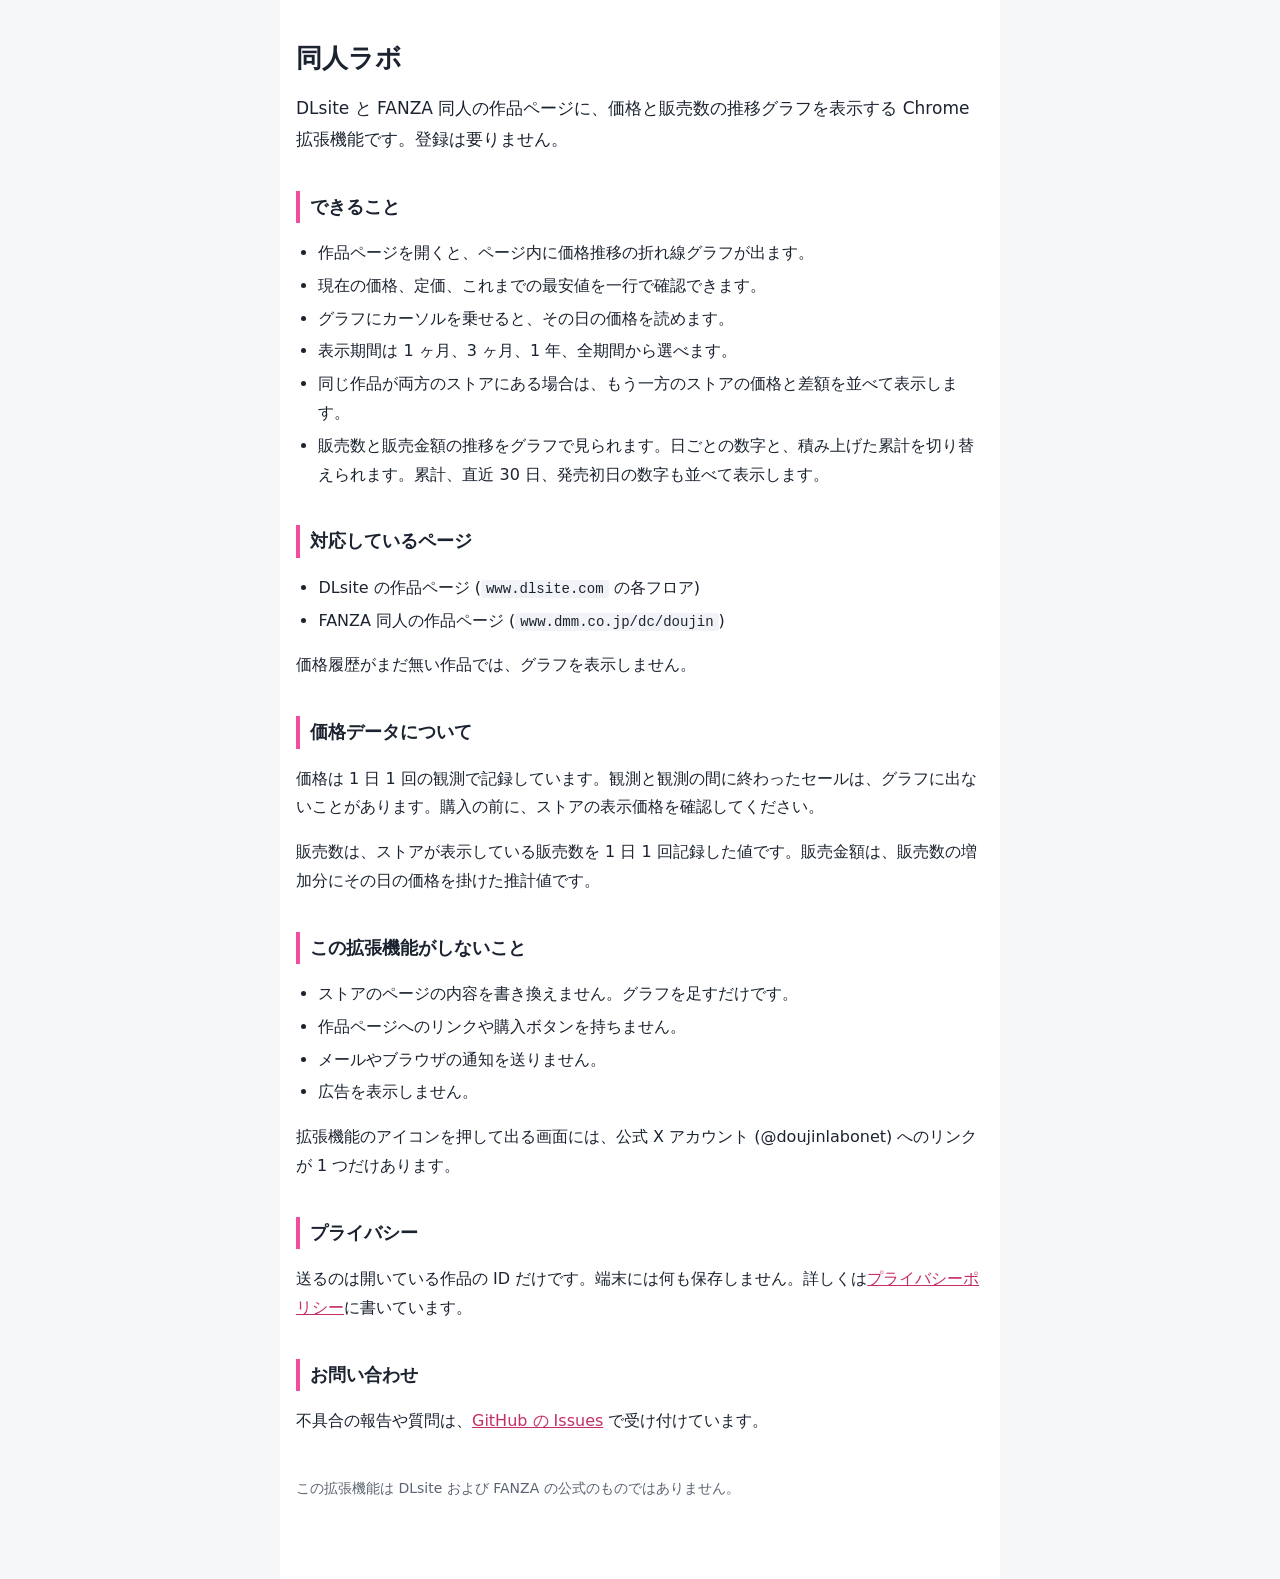
<file: index.html>
<!doctype html>
<html lang="ja">
<head>
<meta charset="utf-8">
<meta name="viewport" content="width=device-width, initial-scale=1">
<title>同人ラボ | DLsite・FANZA の価格推移・販売数グラフ (Chrome 拡張機能)</title>
<meta name="description" content="DLsite と FANZA 同人の作品ページに、価格と販売数の推移グラフを表示する Chrome 拡張機能です。登録は要りません。">
<link rel="stylesheet" href="style.css">
</head>
<body>
<main>
  <h1>同人ラボ</h1>
  <p class="lead">DLsite と FANZA 同人の作品ページに、価格と販売数の推移グラフを表示する Chrome 拡張機能です。登録は要りません。</p>

  <h2>できること</h2>
  <ul>
    <li>作品ページを開くと、ページ内に価格推移の折れ線グラフが出ます。</li>
    <li>現在の価格、定価、これまでの最安値を一行で確認できます。</li>
    <li>グラフにカーソルを乗せると、その日の価格を読めます。</li>
    <li>表示期間は 1 ヶ月、3 ヶ月、1 年、全期間から選べます。</li>
    <li>同じ作品が両方のストアにある場合は、もう一方のストアの価格と差額を並べて表示します。</li>
    <li>販売数と販売金額の推移をグラフで見られます。日ごとの数字と、積み上げた累計を切り替えられます。累計、直近 30 日、発売初日の数字も並べて表示します。</li>
  </ul>

  <h2>対応しているページ</h2>
  <ul>
    <li>DLsite の作品ページ (<code>www.dlsite.com</code> の各フロア)</li>
    <li>FANZA 同人の作品ページ (<code>www.dmm.co.jp/dc/doujin</code>)</li>
  </ul>
  <p>価格履歴がまだ無い作品では、グラフを表示しません。</p>

  <h2>価格データについて</h2>
  <p>価格は 1 日 1 回の観測で記録しています。観測と観測の間に終わったセールは、グラフに出ないことがあります。購入の前に、ストアの表示価格を確認してください。</p>
  <p>販売数は、ストアが表示している販売数を 1 日 1 回記録した値です。販売金額は、販売数の増加分にその日の価格を掛けた推計値です。</p>

  <h2>この拡張機能がしないこと</h2>
  <ul>
    <li>ストアのページの内容を書き換えません。グラフを足すだけです。</li>
    <li>作品ページへのリンクや購入ボタンを持ちません。</li>
    <li>メールやブラウザの通知を送りません。</li>
    <li>広告を表示しません。</li>
  </ul>
  <p>拡張機能のアイコンを押して出る画面には、公式 X アカウント (@doujinlabonet) へのリンクが 1 つだけあります。</p>

  <h2>プライバシー</h2>
  <p>送るのは開いている作品の ID だけです。端末には何も保存しません。詳しくは<a href="privacy.html">プライバシーポリシー</a>に書いています。</p>

  <h2>お問い合わせ</h2>
  <p>不具合の報告や質問は、<a href="https://github.com/CureArcana/price-chart-extension/issues">GitHub の Issues</a> で受け付けています。</p>

  <p class="note">この拡張機能は DLsite および FANZA の公式のものではありません。</p>
</main>
</body>
</html>
</file>
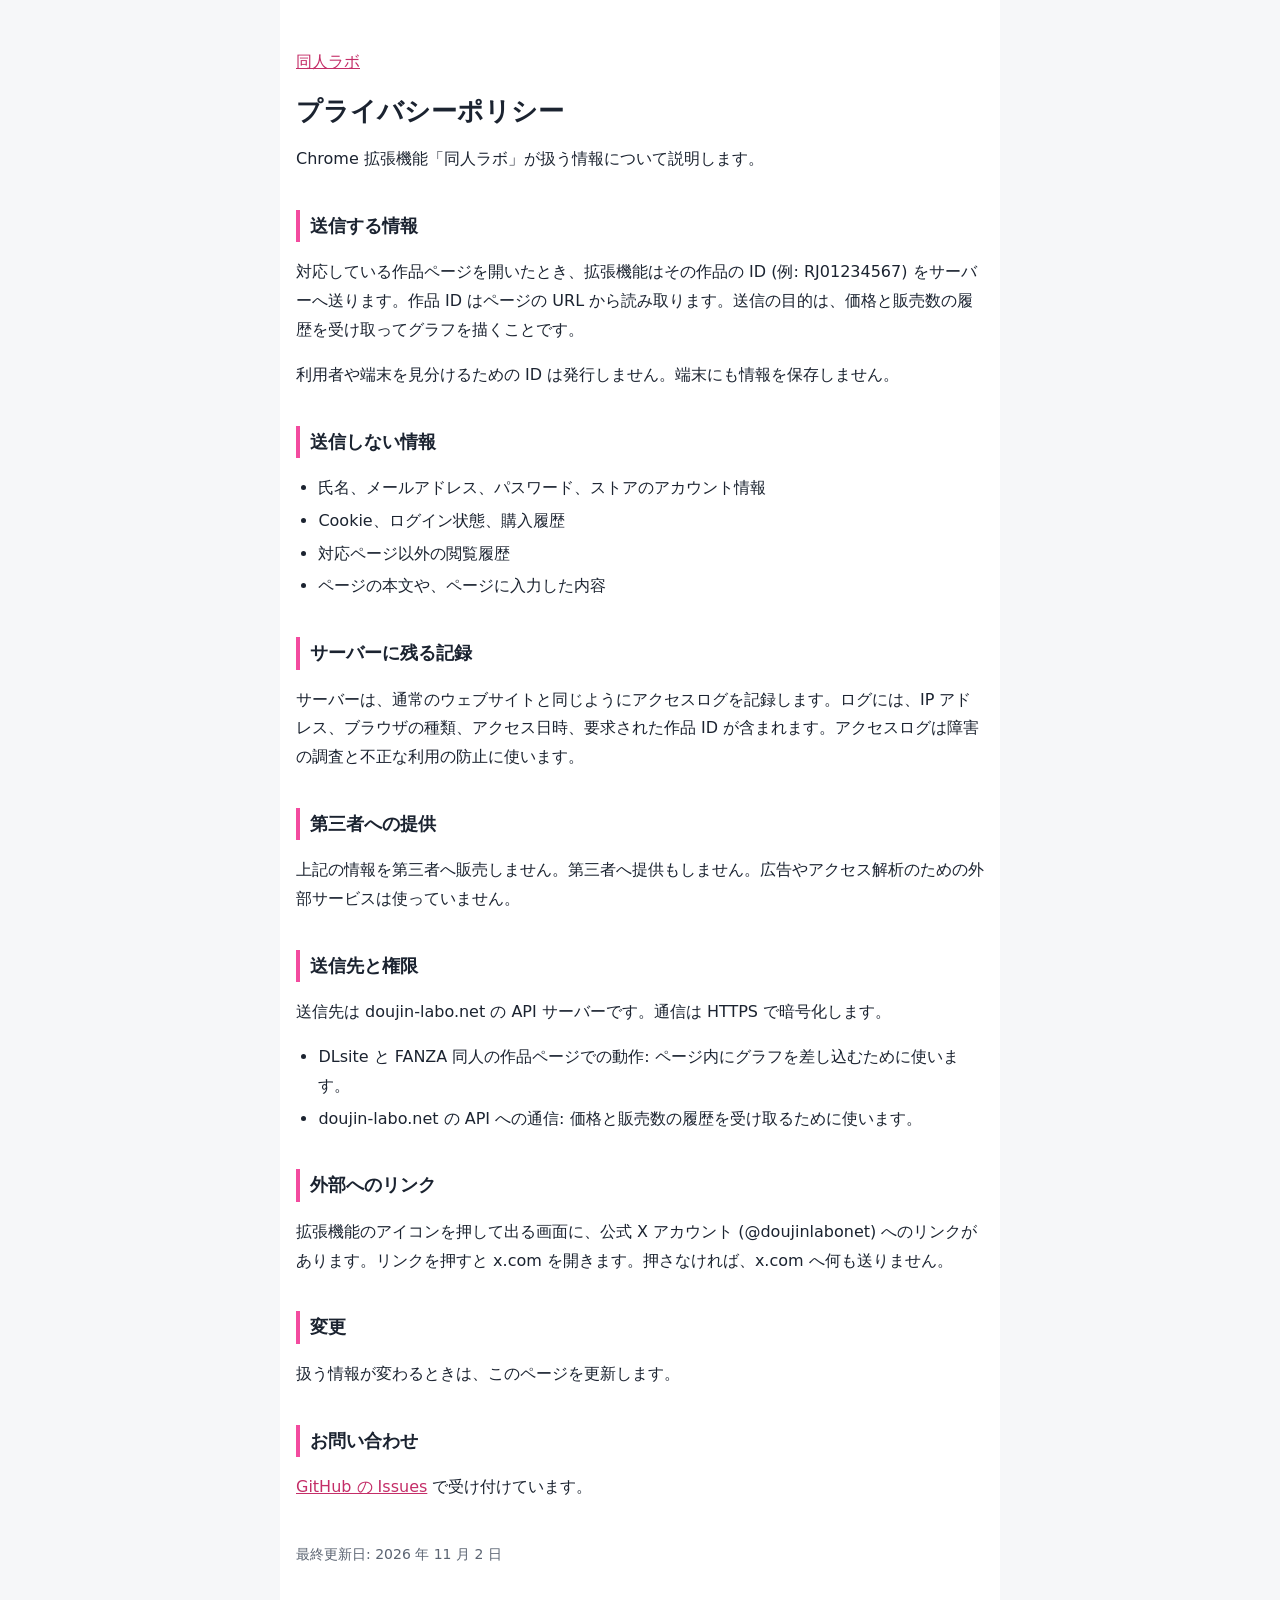
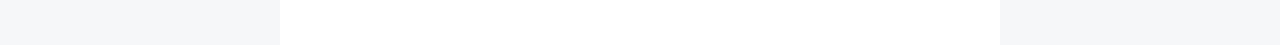
<file: privacy.html>
<!doctype html>
<html lang="ja">
<head>
<meta charset="utf-8">
<meta name="viewport" content="width=device-width, initial-scale=1">
<title>プライバシーポリシー | 同人ラボ</title>
<link rel="stylesheet" href="style.css">
</head>
<body>
<main>
  <p><a href="./">同人ラボ</a></p>
  <h1>プライバシーポリシー</h1>
  <p>Chrome 拡張機能「同人ラボ」が扱う情報について説明します。</p>

  <h2>送信する情報</h2>
  <p>対応している作品ページを開いたとき、拡張機能はその作品の ID (例: RJ01234567) をサーバーへ送ります。作品 ID はページの URL から読み取ります。送信の目的は、価格と販売数の履歴を受け取ってグラフを描くことです。</p>
  <p>利用者や端末を見分けるための ID は発行しません。端末にも情報を保存しません。</p>

  <h2>送信しない情報</h2>
  <ul>
    <li>氏名、メールアドレス、パスワード、ストアのアカウント情報</li>
    <li>Cookie、ログイン状態、購入履歴</li>
    <li>対応ページ以外の閲覧履歴</li>
    <li>ページの本文や、ページに入力した内容</li>
  </ul>

  <h2>サーバーに残る記録</h2>
  <p>サーバーは、通常のウェブサイトと同じようにアクセスログを記録します。ログには、IP アドレス、ブラウザの種類、アクセス日時、要求された作品 ID が含まれます。アクセスログは障害の調査と不正な利用の防止に使います。</p>

  <h2>第三者への提供</h2>
  <p>上記の情報を第三者へ販売しません。第三者へ提供もしません。広告やアクセス解析のための外部サービスは使っていません。</p>

  <h2>送信先と権限</h2>
  <p>送信先は doujin-labo.net の API サーバーです。通信は HTTPS で暗号化します。</p>
  <ul>
    <li>DLsite と FANZA 同人の作品ページでの動作: ページ内にグラフを差し込むために使います。</li>
    <li>doujin-labo.net の API への通信: 価格と販売数の履歴を受け取るために使います。</li>
  </ul>

  <h2>外部へのリンク</h2>
  <p>拡張機能のアイコンを押して出る画面に、公式 X アカウント (@doujinlabonet) へのリンクがあります。リンクを押すと x.com を開きます。押さなければ、x.com へ何も送りません。</p>

  <h2>変更</h2>
  <p>扱う情報が変わるときは、このページを更新します。</p>

  <h2>お問い合わせ</h2>
  <p><a href="https://github.com/CureArcana/price-chart-extension/issues">GitHub の Issues</a> で受け付けています。</p>

  <p class="note">最終更新日: 2026 年 11 月 2 日</p>
</main>
</body>
</html>
</file>
<file: style.css>
:root { color-scheme: light; }
body {
  margin: 0; background: #f6f7f9; color: #1b2330;
  font-family: system-ui, -apple-system, "Hiragino Sans", "Hiragino Kaku Gothic ProN", Meiryo, sans-serif;
  line-height: 1.8; font-size: 16px;
}
main { max-width: 720px; margin: 0 auto; padding: 32px 16px 64px; background: #fff; min-height: 100vh; box-sizing: border-box; }
h1 { font-size: 26px; line-height: 1.4; margin: 8px 0 12px; }
h2 { font-size: 18px; margin: 36px 0 8px; padding-left: 10px; border-left: 4px solid #F34B9F; }
.lead { font-size: 17px; }
ul, ol { padding-left: 1.4em; }
li { margin: 4px 0; }
a { color: #c42e68; }
code { background: #f1f3f6; padding: 1px 5px; border-radius: 3px; font-size: 14px; }
.note { margin-top: 40px; color: #5b6472; font-size: 14px; }
.btn {
  display: inline-block; padding: 12px 22px; border-radius: 6px;
  background: #F34B9F; color: #fff; font-weight: 700; text-decoration: none;
}
.btn:hover { background: #d63a89; }
.meta { color: #5b6472; font-size: 14px; }
.box { border: 1px solid #dfe3e8; border-radius: 6px; padding: 12px 16px; background: #fafbfc; }
</file>
